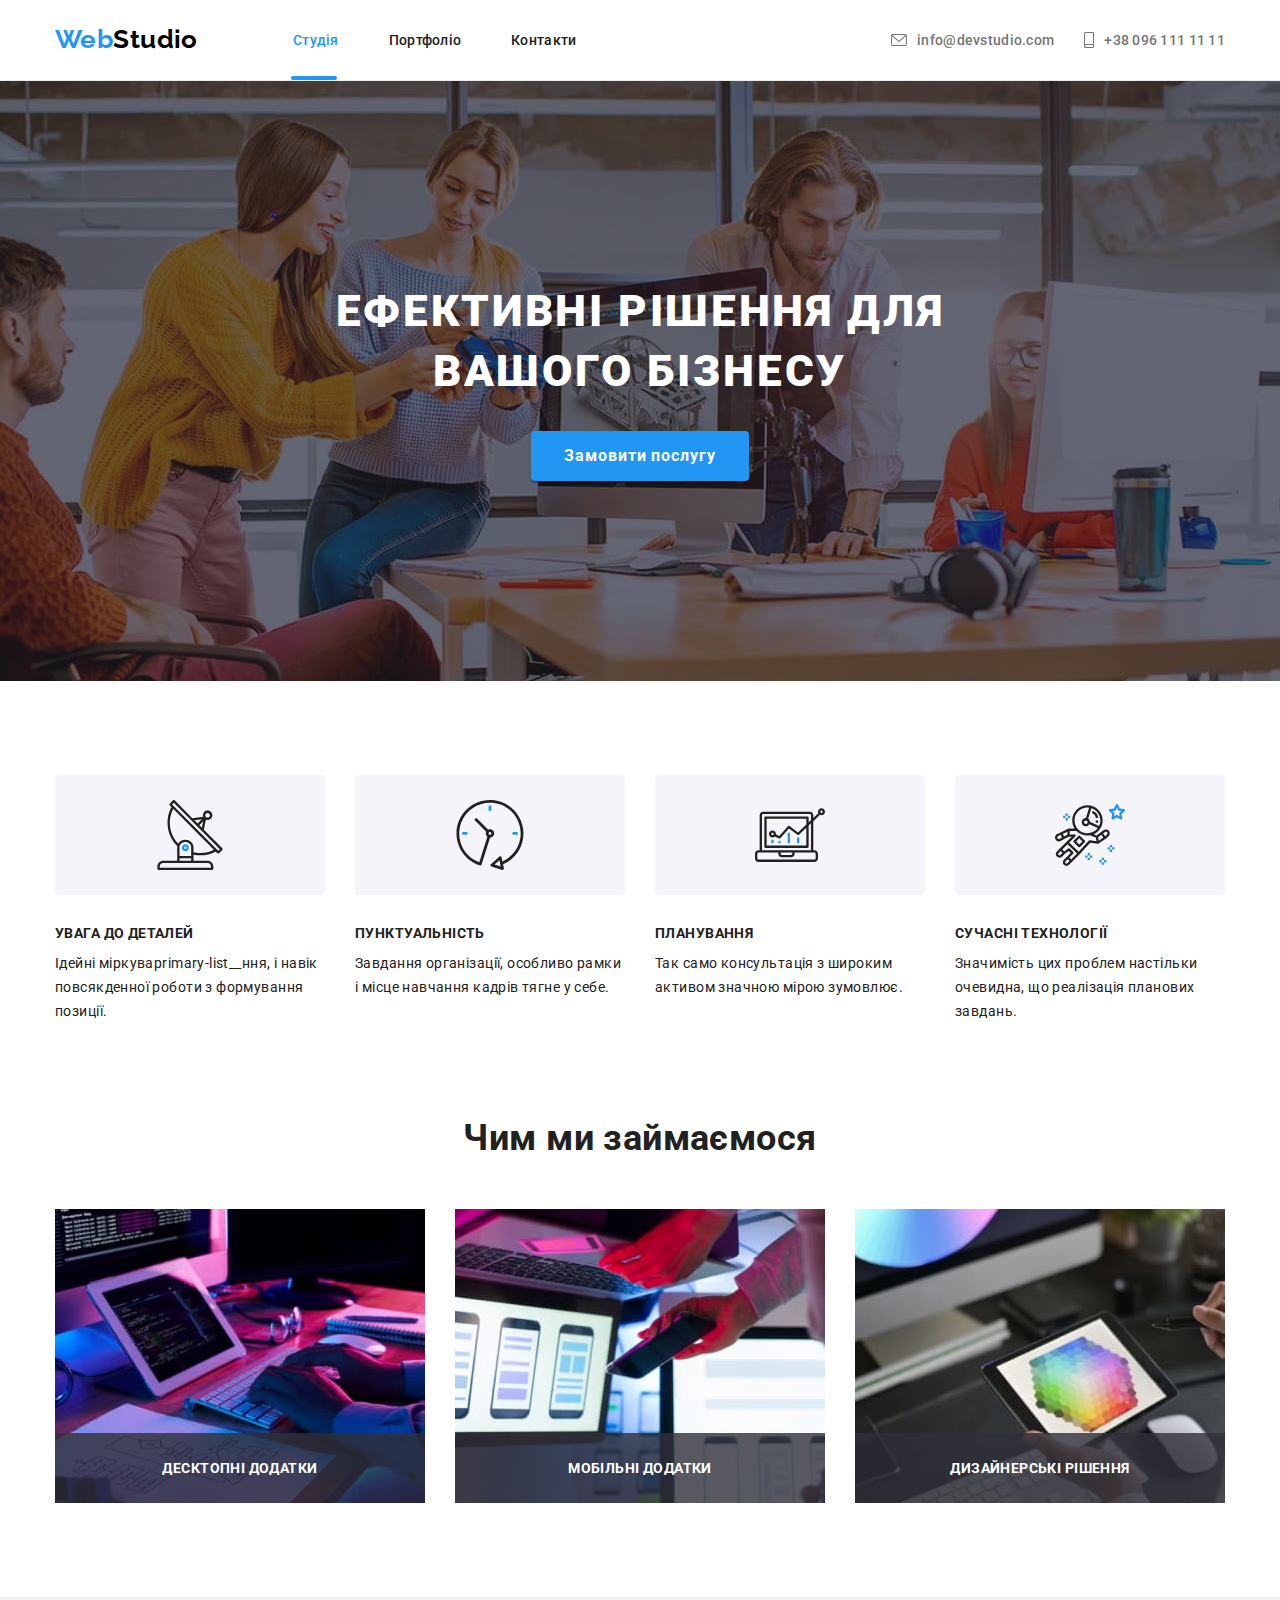
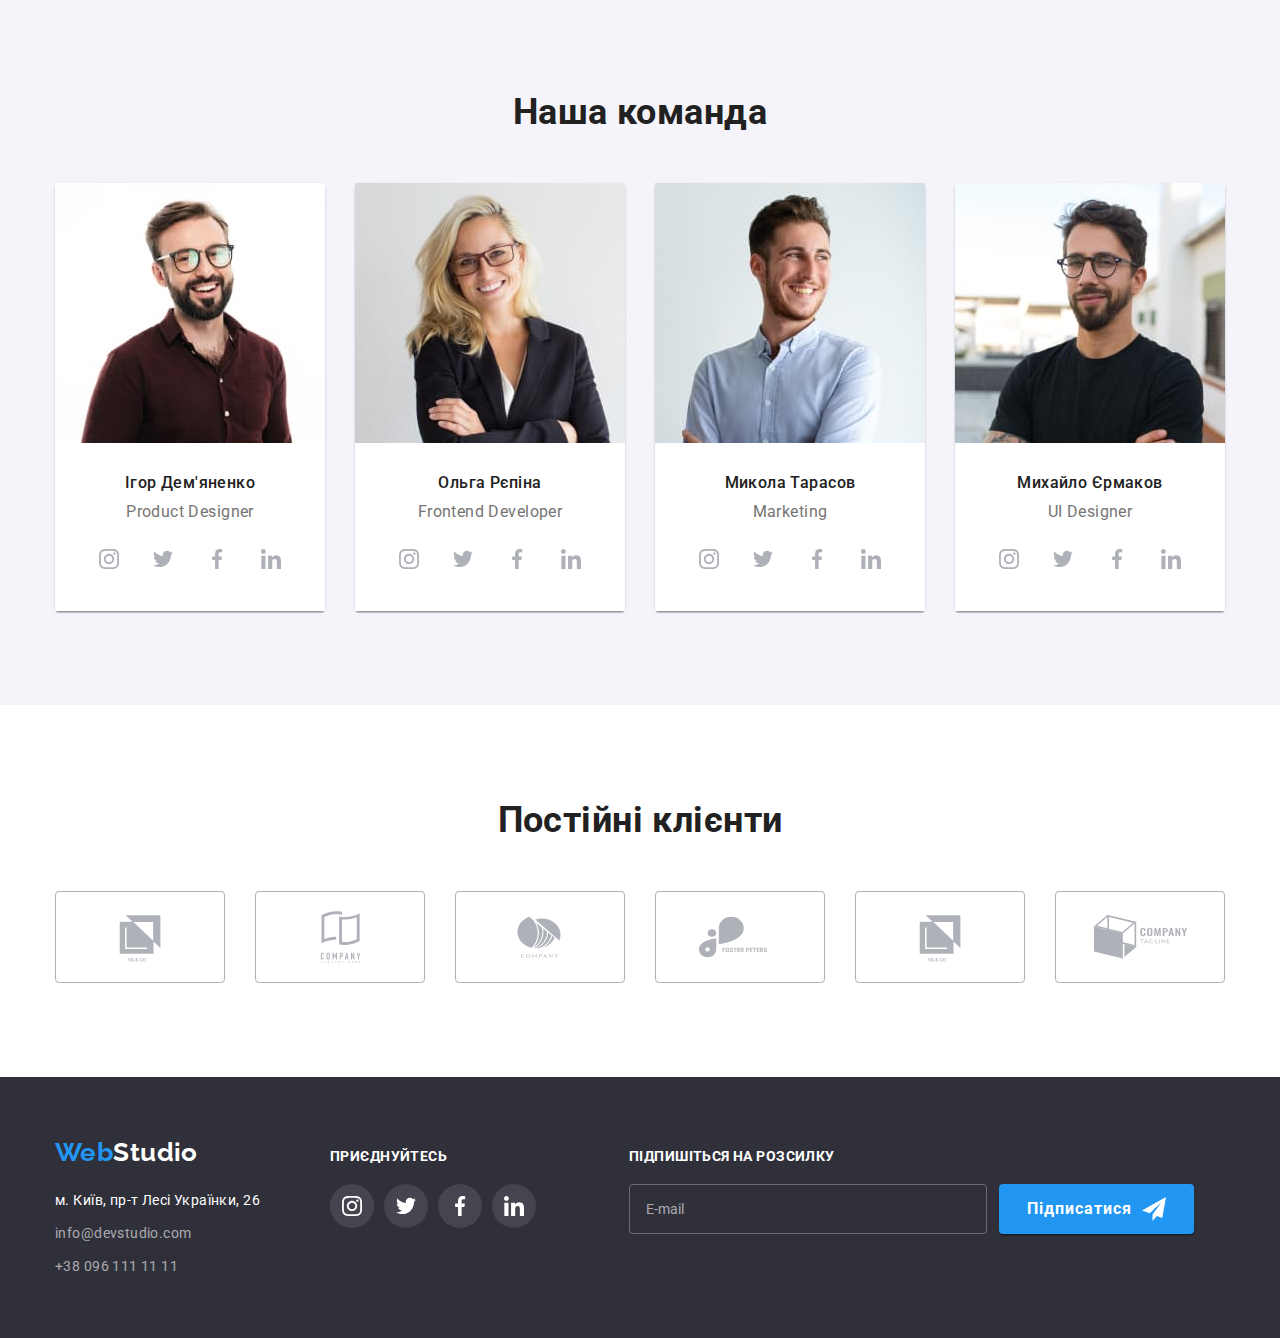
<file: index.html>
<!DOCTYPE html>
<html lang="uk">
  <head>
    <meta charset="UTF-8" />
    <meta http-equiv="X-UA-Compatible" content="IE=edge" />
    <meta name="viewport" content="width=device-width, initial-scale=1.0" />
    <title>WebStudio</title>
    <link rel="preconnect" href="https://fonts.googleapis.com" />
    <link rel="preconnect" href="https://fonts.gstatic.com" crossorigin />
    <link
      href="https://fonts.googleapis.com/css2?family=Raleway:wght@700&family=Roboto:wght@400;500;700;900&display=swap"
      rel="stylesheet"
    />
    <link
      rel="stylesheet"
      href="https://cdnjs.cloudflare.com/ajax/libs/modern-normalize/1.1.0/modern-normalize.min.css"
    />
    <link rel="stylesheet" href="./css/main.min.css" />
  </head>
  <body>
    <header class="header">
      <div class="container">
        <div class="header__container">
          <nav class="header__nav">
            <a href="./index.html" class="logo header__logo"
              >Web<span class="logo__dark">Studio</span></a
            >
            <ul class="header__menu">
              <li class="header__item">
                <a href="./index.html" class="header__link header__link--current">Студія</a>
              </li>
              <li class="header__item">
                <a href="./portfolio.html" class="header__link">Портфоліо</a>
              </li>
              <li class="header__item">
                <a href="#" class="header__link">Контакти</a>
              </li>
            </ul>
          </nav>
          <ul class="contacts">
            <li class="contacts__item">
              <a href="mailto:info@devstudio.com" class="contacts__mail">
                <svg class="contacts__icon" width="16" height="12">
                  <use href="./images/icons.svg#icon-envelope"></use>
                </svg>
                info@devstudio.com
              </a>
            </li>
            <li class="contacts__item">
              <a href="tel:+380961111111" class="contacts__phone">
                <svg class="contacts__icon" width="10px" height="16px">
                  <use href="./images/icons.svg#icon-smartphone"></use>
                </svg>
                +38 096 111 11 11
              </a>
            </li>
          </ul>
        </div>
      </div>
    </header>
    <main>
      <section class="hero hero--overlay section">
        <div class="container">
          <h1 class="hero__title">Ефективні рішення для вашого бізнесу</h1>
          <button type="button" class="main-button hero__main-button" data-modal-open>
            Замовити послугу
          </button>
        </div>
      </section>
      <section class="primary section">
        <div class="container primary-container">
          <h2 class="visually-hidden">Наші переваги</h2>
          <ul class="primary-list">
            <li class="primary-list__item">
              <div class="primary-list__icon-background">
                <svg width="70px" height="70px">
                  <use href="./images/icons.svg#icon-antenna"></use>
                </svg>
              </div>
              <h3 class="primary-list__title">Увага до деталей</h3>
              <p class="primary-list__description">
                Ідейні міркуваprimary-list__ння, і навік повсякденної роботи з формування позиції.
              </p>
            </li>
            <li class="primary-list__item">
              <div class="primary-list__icon-background">
                <svg width="70px" height="70px">
                  <use href="./images/icons.svg#icon-clock"></use>
                </svg>
              </div>
              <h3 class="primary-list__title">Пунктуальність</h3>
              <p class="primary-list__description">
                Завдання організації, особливо рамки і місце навчання кадрів тягне у себе.
              </p>
            </li>
            <li class="primary-list__item">
              <div class="primary-list__icon-background">
                <svg width="70px" height="70px">
                  <use href="./images/icons.svg#icon-diagram"></use>
                </svg>
              </div>
              <h3 class="primary-list__title">Планування</h3>
              <p class="primary-list__description">
                Так само консультація з широким активом значною мірою зумовлює.
              </p>
            </li>
            <li class="primary-list__item">
              <div class="primary-list__icon-background">
                <svg width="70px" height="70px">
                  <use href="./images/icons.svg#icon-astronaut"></use>
                </svg>
              </div>
              <h3 class="primary-list__title">Сучасні технології</h3>
              <p class="primary-list__description">
                Значимість цих проблем настільки очевидна, що реалізація планових завдань.
              </p>
            </li>
          </ul>
        </div>
      </section>
      <section class="main section">
        <div class="container main-container">
          <h2 class="main__title">Чим ми займаємося</h2>
          <ul class="main-cardset list">
            <li class="main-card">
              <img src="./images/box-1.jpg" alt="Робота з планшетом і клавіатурою" width="370" />
              <p class="main-card__text">Десктопні додатки</p>
            </li>
            <li class="main-card">
              <img src="./images/box-2.jpg" alt="Робота з телефоном і комп'ютером" width="370" />
              <p class="main-card__text">Мобільні додатки</p>
            </li>
            <li class="main-card">
              <img src="./images/box-3.jpg" alt="Робота з планшетом" width="370" />
              <p class="main-card__text">Дизайнерські рішення</p>
            </li>
          </ul>
        </div>
      </section>
      <section class="secondary section">
        <div class="container">
          <h2 class="secondary__title">Наша команда</h2>
          <ul class="list secondary-cardset">
            <li class="secondary-item">
              <img src="./images/1-team-player.jpg" alt="хлопець в окулярах" width="270" />
              <div class="secondary-item__box">
                <h3 class="secondary-item__title">Ігор Дем'яненко</h3>
                <p lang="en" class="secondary-item__description">Product Designer</p>
                <ul class="network list">
                  <li>
                    <a href="#" class="network__link">
                      <svg width="20px" height="20px">
                        <use href="./images/icons.svg#icon-instagram"></use>
                      </svg>
                    </a>
                  </li>
                  <li>
                    <a href="#" class="network__link">
                      <svg width="20px" height="20px">
                        <use href="./images/icons.svg#icon-twitter"></use>
                      </svg>
                    </a>
                  </li>
                  <li>
                    <a href="#" class="network__link">
                      <svg width="20px" height="20px">
                        <use href="./images/icons.svg#icon-facebook"></use>
                      </svg>
                    </a>
                  </li>
                  <li>
                    <a href="#" class="network__link">
                      <svg width="20px" height="20px">
                        <use href="./images/icons.svg#icon-linkedin"></use>
                      </svg>
                    </a>
                  </li>
                </ul>
              </div>
            </li>
            <li class="secondary-item">
              <img src="./images/2-team-player.jpg" alt="Дівчина з білим волоссям" width="270" />
              <div class="secondary-item__box">
                <h3 class="secondary-item__title">Ольга Рєпіна</h3>
                <p lang="en" class="secondary-item__description">Frontend Developer</p>
                <ul class="list network">
                  <li>
                    <a href="#" class="network__link">
                      <svg width="20px" height="20px">
                        <use href="./images/icons.svg#icon-instagram"></use>
                      </svg>
                    </a>
                  </li>
                  <li>
                    <a href="#" class="network__link">
                      <svg width="20px" height="20px">
                        <use href="./images/icons.svg#icon-twitter"></use>
                      </svg>
                    </a>
                  </li>
                  <li>
                    <a href="#" class="network__link">
                      <svg width="20px" height="20px">
                        <use href="./images/icons.svg#icon-facebook"></use>
                      </svg>
                    </a>
                  </li>
                  <li>
                    <a href="#" class="network__link">
                      <svg width="20px" height="20px">
                        <use href="./images/icons.svg#icon-linkedin"></use>
                      </svg>
                    </a>
                  </li>
                </ul>
              </div>
            </li>
            <li class="secondary-item">
              <img src="./images/3-team-player.jpg" alt="Хлопець в голубій рубашці" width="270" />
              <div class="secondary-item__box">
                <h3 class="secondary-item__title">Микола Тарасов</h3>
                <p class="secondary-item__description" lang="en">Marketing</p>
                <ul class="list network">
                  <li>
                    <a href="#" class="network__link">
                      <svg width="20px" height="20px">
                        <use href="./images/icons.svg#icon-instagram"></use>
                      </svg>
                    </a>
                  </li>
                  <li>
                    <a href="#" class="network__link">
                      <svg width="20px" height="20px">
                        <use href="./images/icons.svg#icon-twitter"></use>
                      </svg>
                    </a>
                  </li>
                  <li>
                    <a href="#" class="network__link">
                      <svg width="20px" height="20px">
                        <use href="./images/icons.svg#icon-facebook"></use>
                      </svg>
                    </a>
                  </li>
                  <li>
                    <a href="#" class="network__link">
                      <svg width="20px" height="20px">
                        <use href="./images/icons.svg#icon-linkedin"></use>
                      </svg>
                    </a>
                  </li>
                </ul>
              </div>
            </li>
            <li class="secondary-item">
              <img
                src="./images/4-team-player.jpg"
                alt="Хлопець в коричневій футболці"
                width="270"
              />
              <div class="secondary-item__box">
                <h3 class="secondary-item__title">Михайло Єрмаков</h3>
                <p lang="en" class="secondary-item__description">UI Designer</p>
                <ul class="list network">
                  <li>
                    <a href="#" class="network__link">
                      <svg width="20px" height="20px">
                        <use href="./images/icons.svg#icon-instagram"></use>
                      </svg>
                    </a>
                  </li>
                  <li>
                    <a href="#" class="network__link">
                      <svg width="20px" height="20px">
                        <use href="./images/icons.svg#icon-twitter"></use>
                      </svg>
                    </a>
                  </li>
                  <li>
                    <a href="#" class="network__link">
                      <svg width="20px" height="20px">
                        <use href="./images/icons.svg#icon-facebook"></use>
                      </svg>
                    </a>
                  </li>
                  <li>
                    <a href="#" class="network__link">
                      <svg width="20px" height="20px">
                        <use href="./images/icons.svg#icon-linkedin"></use>
                      </svg>
                    </a>
                  </li>
                </ul>
              </div>
            </li>
          </ul>
        </div>
      </section>
      <section class="clients section">
        <div class="container">
          <h2 class="clients__text">Постійні клієнти</h2>
          <ul class="list clients-list">
            <li>
              <a href="#" class="clients-list__link">
                <svg width="106px" height="60px">
                  <use href="./images/icons.svg#icon-logo"></use>
                </svg>
              </a>
            </li>
            <li>
              <a href="#" class="clients-list__link">
                <svg width="106px" height="60px">
                  <use href="./images/icons.svg#icon-logo-1"></use>
                </svg>
              </a>
            </li>
            <li>
              <a href="#" class="clients-list__link">
                <svg width="106px" height="60px">
                  <use href="./images/icons.svg#icon-logo-2"></use>
                </svg>
              </a>
            </li>
            <li>
              <a href="#" class="clients-list__link">
                <svg width="106px" height="60px">
                  <use href="./images/icons.svg#icon-logo-3"></use>
                </svg>
              </a>
            </li>
            <li>
              <a href="#" class="clients-list__link">
                <svg width="106px" height="60px">
                  <use href="./images/icons.svg#icon-logo-4"></use>
                </svg>
              </a>
            </li>
            <li>
              <a href="#" class="clients-list__link">
                <svg width="106" height="60">
                  <use href="./images/icons.svg#icon-Logo-5"></use>
                </svg>
              </a>
            </li>
          </ul>
        </div>
      </section>
    </main>
    <footer class="footer">
      <div class="container footer__container">
        <div class="footer-nav">
          <a href="./index.html" class="logo footer__logo"
            >Web<span class="logo__light">Studio</span></a
          >
          <address class="adress">
            <ul class="list">
              <li class="adress__item">
                <a
                  href="https://goo.gl/maps/sygjHCtaj6LVPZhWA"
                  target="_blank"
                  rel="noopener noreferrer nofollow"
                  class="adress__link"
                  >м. Київ, пр-т Лесі Українки, 26</a
                >
              </li>
              <li class="adress__mail">
                <a
                  href="mailto:info@devstudio.com"
                  target="_blank"
                  rel="noopener noreferrer nofollow"
                  class="adress__contacts-link"
                  >info@devstudio.com
                </a>
              </li>
              <li class="adress__phone">
                <a
                  href="tel:+380961111111"
                  target="_blank"
                  rel="noopener noreferrer nofollow"
                  class="adress__contacts-link"
                  >+38 096 111 11 11
                </a>
              </li>
            </ul>
          </address>
        </div>
        <div class="join">
          <p class="join__text">Приєднуйтесь</p>
          <ul class="list network">
            <li>
              <a href="#" class="network__link network__link--painted">
                <svg class="icon icon--white" width="20px" height="20px">
                  <use href="./images/icons.svg#icon-instagram"></use>
                </svg>
              </a>
            </li>
            <li>
              <a href="#" class="network__link network__link--painted">
                <svg class="icon icon--white" width="20px" height="20px">
                  <use href="./images/icons.svg#icon-twitter"></use>
                </svg>
              </a>
            </li>
            <li>
              <a href="#" class="network__link network__link--painted">
                <svg class="icon icon--white" width="20px" height="20px">
                  <use href="./images/icons.svg#icon-facebook"></use>
                </svg>
              </a>
            </li>
            <li>
              <a href="#" class="network__link network__link--painted">
                <svg class="icon icon--white" width="20px" height="20px">
                  <use href="./images/icons.svg#icon-linkedin"></use>
                </svg>
              </a>
            </li>
          </ul>
        </div>
        <form class="form-footer">
          <p class="form-footer__text">Підпишіться на розсилку</p>
          <div class="form-footer__field">
            <label class="form-footer__label visually-hidden" for="form-footer-follow">Email</label>
            <input
              class="form-footer__follow"
              type="email"
              id="form-footer-follow"
              name="email"
              placeholder="E-mail"
            />
            <button class="main-button form-footer__main-button" type="submit">
              Підписатися
              <svg class="button-form__icon" width="24px" height="24px">
                <use href="./images/icons.svg#icon-send"></use>
              </svg>
            </button>
          </div>
        </form>
      </div>
    </footer>
    <div class="backdrop is-hidden" data-modal>
      <div class="backdrop__modal">
        <form class="form">
          <p class="form__description">Залиште свої дані, ми вам передзвонимо</p>
          <button class="button-close-modal" data-modal-close>
            <svg width="18" height="18">
              <use href="./images/icons.svg#icon-close-modal "></use>
            </svg>
          </button>
          <div class="form__field">
            <label class="form__label" for="person-name">Ім'я</label>
            <div class="form__control">
              <input class="form__input" id="person-name" type="text" name="person-name" />
              <svg class="form__icon" width="18" height="18">
                <use href="./images/icons.svg#icon-person-modal"></use>
              </svg>
            </div>
          </div>
          <div class="form__field">
            <label class="form__label" for="person-tel">Телефон</label>
            <div class="form__control">
              <input class="form__input" id="person-tel" type="tel" name="person-tel" />
              <svg class="form__icon" width="18" height="18">
                <use href="./images/icons.svg#icon-phone-modal"></use>
              </svg>
            </div>
          </div>
          <div class="form__field">
            <label class="form__label" for="person-mail">Пошта</label>
            <div class="form__control">
              <input class="form__input" id="person-mail" type="email" name="person-mail" />
              <svg class="form__icon" width="18" height="18">
                <use href="./images/icons.svg#icon-email-modal"></use>
              </svg>
            </div>
          </div>
          <div class="form__textarea-field">
            <label class="form__label" for="person-comment">Коментар</label>
            <textarea
              class="form__textarea"
              id="person-comment"
              placeholder="Введіть текст"
              name="person-comment"
            ></textarea>
          </div>
          <div class="form__checkbox">
            <input
              class="form__checkbox-input visually-hidden"
              id="terms-checkbox"
              type="checkbox"
              name="terms-checkbox"
            />
            <svg class="form__icon-checkbox" width="16" height="15">
              <use href="./images/icons.svg#icon-check-modal"></use>
            </svg>
            <label class="form__label-checkbox" for="terms-checkbox"
              >Погоджуюся з розсилкою та приймаю
              <a class="form__checkbox-link" href="#"> Умови договору</a>
            </label>
          </div>
          <button type="submit" class="main-button form__main-button">Відправити</button>
        </form>
      </div>
    </div>
    <script src="./js/modal.js"></script>
  </body>
</html>
</file>
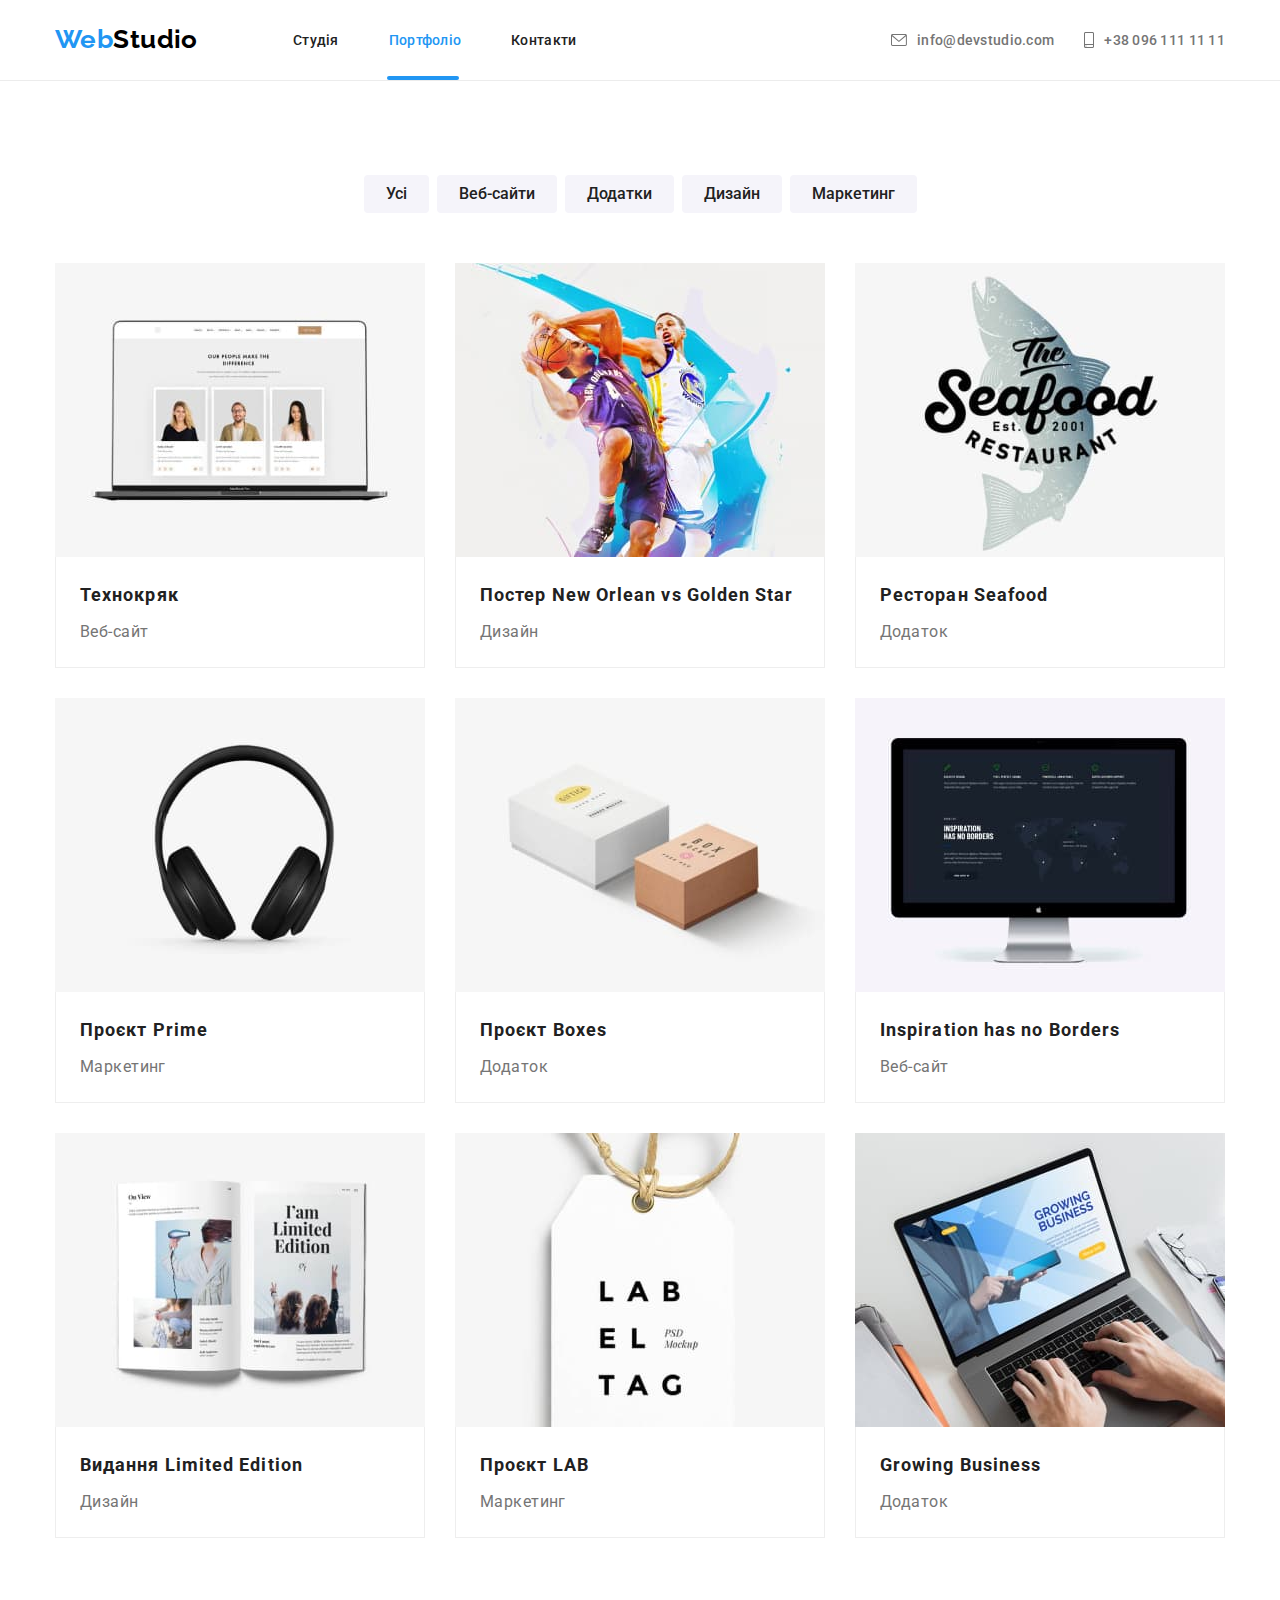
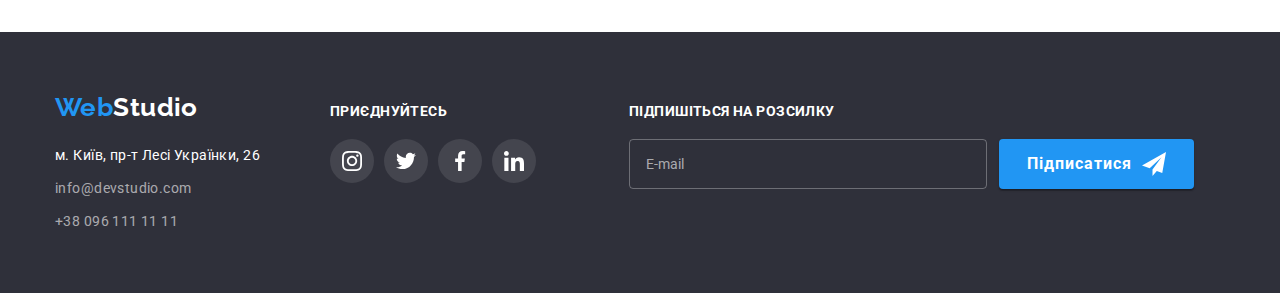
<file: portfolio.html>
<!DOCTYPE html>
<html lang="uk">
  <head>
    <meta charset="UTF-8" />
    <meta http-equiv="X-UA-Compatible" content="IE=edge" />
    <meta name="viewport" content="width=device-width, initial-scale=1.0" />
    <title>WebStudio</title>
    <link rel="preconnect" href="https://fonts.googleapis.com" />
    <link rel="preconnect" href="https://fonts.gstatic.com" crossorigin />
    <link
      href="https://fonts.googleapis.com/css2?family=Raleway:wght@700&family=Roboto:wght@400;500;700;900&display=swap"
      rel="stylesheet"
    />
    <link
      rel="stylesheet"
      href="https://cdnjs.cloudflare.com/ajax/libs/modern-normalize/1.1.0/modern-normalize.min.css"
    />
    <link rel="stylesheet" href="./css/main.min.css" />
  </head>
  <body>
    <header class="header">
      <div class="container">
        <div class="header__container">
          <nav class="header__nav">
            <a href="./index.html" class="logo header__logo"
              >Web<span class="logo__dark">Studio</span></a
            >
            <ul class="header__menu">
              <li class="header__item">
                <a href="./index.html" class="header__link">Студія</a>
              </li>
              <li class="header__item">
                <a href="./portfolio.html" class="header__link header__link--current">Портфоліо</a>
              </li>
              <li class="header__item">
                <a href="#" class="header__link">Контакти</a>
              </li>
            </ul>
          </nav>
          <ul class="contacts">
            <li class="contacts__item">
              <a href="mailto:info@devstudio.com" class="contacts__mail">
                <svg class="contacts__icon" width="16" height="12">
                  <use href="./images/icons.svg#icon-envelope"></use>
                </svg>
                info@devstudio.com
              </a>
            </li>
            <li class="contacts__item">
              <a href="tel:+380961111111" class="contacts__phone">
                <svg class="contacts__icon" width="10px" height="16px">
                  <use href="./images/icons.svg#icon-smartphone"></use>
                </svg>
                +38 096 111 11 11
              </a>
            </li>
          </ul>
        </div>
      </div>
    </header>
    <main>
      <section class="section main-portfolio">
        <div class="container">
          <h1 lang="en" class="main-portfolio__title visually-hidden">
            Основні напрямки діяльності компанії WebStudio
          </h1>
          <ul class="secondary-buttons list">
            <li class="secondary-button__item">
              <button type="button" class="secondary-button">Усі</button>
            </li>
            <li class="secondary-button__item">
              <button type="button" class="secondary-button">Веб-сайти</button>
            </li>
            <li class="secondary-button__item">
              <button type="button" class="secondary-button">Додатки</button>
            </li>
            <li class="secondary-button__item">
              <button type="button" class="secondary-button">Дизайн</button>
            </li>
            <li class="secondary-button__item">
              <button type="button" class="secondary-button">Маркетинг</button>
            </li>
          </ul>
          <ul class="list list-portfolio">
            <li class="list-prtfolio__item">
              <a
                href="#"
                target="_blank"
                rel="noopener noreferrer nofollow"
                class="list-portfolio__link"
              >
                <div class="thumb-card">
                  <img
                    src="./images/portfolio-1-laptop-whith-open-site.jpg"
                    alt="Сайт відкритий на ноутбуці"
                    width="370"
                  />
                  <p class="thumb-card__overlay">
                    Ресурс пропонує комплексні пропозиції з різним рівнем функціоналу та сервісів.
                    Все це дозволить відвідувачу отримати вичерпні відомості про компанію чи
                    приватну особу.
                  </p>
                </div>
                <div class="thumb-card__part">
                  <h2 class="thumb-card__title">Технокряк</h2>
                  <p class="thumb-card__description">Веб-сайт</p>
                </div>
              </a>
            </li>
            <li class="list-prtfolio__item">
              <a
                href="#"
                target="_blank"
                rel="noopener noreferrer nofollow"
                class="list-portfolio__link"
              >
                <div class="thumb-card">
                  <img
                    src="./images/portfolio-2-basketball-players.jpg"
                    alt="Два баскетболісти"
                    width="370"
                  />
                  <p class="thumb-card__overlay">
                    Ресурс пропонує комплексні пропозиції з різним рівнем функціоналу та сервісів.
                    Все це дозволить відвідувачу отримати вичерпні відомості про компанію чи
                    приватну особу.
                  </p>
                </div>
                <div class="thumb-card__part">
                  <h2 lang="en" class="thumb-card__title">Постер New Orlean vs Golden Star</h2>
                  <p class="thumb-card__description">Дизайн</p>
                </div>
              </a>
            </li>
            <li class="list-prtfolio__item">
              <a
                href="#"
                target="_blank"
                rel="noopener noreferrer nofollow"
                class="list-portfolio__link"
              >
                <div class="thumb-card">
                  <img src="./images/portfolio-3-logo-seafood.jpg" alt="Сіра риба" width="370" />
                  <p class="thumb-card__overlay">
                    Ресурс пропонує комплексні пропозиції з різним рівнем функціоналу та сервісів.
                    Все це дозволить відвідувачу отримати вичерпні відомості про компанію чи
                    приватну особу.
                  </p>
                </div>
                <div class="thumb-card__part">
                  <h2 lang="en" class="thumb-card__title">Ресторан Seafood</h2>
                  <p class="thumb-card__description">Додаток</p>
                </div>
              </a>
            </li>
            <li class="list-prtfolio__item">
              <a
                href="#"
                target="_blank"
                rel="noopener noreferrer nofollow"
                class="list-portfolio__link"
              >
                <div class="thumb-card">
                  <img
                    src="./images/portfolio-4-headphone.jpg"
                    alt="Великі чорні навушники"
                    width="370"
                  />
                  <p class="thumb-card__overlay">
                    Ресурс пропонує комплексні пропозиції з різним рівнем функціоналу та сервісів.
                    Все це дозволить відвідувачу отримати вичерпні відомості про компанію чи
                    приватну особу.
                  </p>
                </div>
                <div class="thumb-card__part">
                  <h2 lang="en" class="thumb-card__title">Проєкт Prime</h2>
                  <p class="thumb-card__description">Маркетинг</p>
                </div>
              </a>
            </li>
            <li class="list-prtfolio__item">
              <a
                href="#"
                target="_blank"
                rel="noopener noreferrer nofollow"
                class="list-portfolio__link"
              >
                <div class="thumb-card">
                  <img
                    src="./images/portfolio-5-two-boxes.jpg"
                    alt="Дві коробки, біла і сіра"
                    width="370"
                  />
                  <p class="thumb-card__overlay">
                    Ресурс пропонує комплексні пропозиції з різним рівнем функціоналу та сервісів.
                    Все це дозволить відвідувачу отримати вичерпні відомості про компанію чи
                    приватну особу.
                  </p>
                </div>
                <div class="thumb-card__part">
                  <h2 lang="en" class="thumb-card__title">Проєкт Boxes</h2>
                  <p class="thumb-card__description">Додаток</p>
                </div>
              </a>
            </li>
            <li class="list-prtfolio__item">
              <a
                href="#"
                target="_blank"
                rel="noopener noreferrer nofollow"
                class="list-portfolio__link"
              >
                <div class="thumb-card">
                  <img
                    src="./images/portfolio-6-monitor.jpg"
                    alt="Великий робочий монітор"
                    width="370"
                  />
                  <p class="thumb-card__overlay">
                    Ресурс пропонує комплексні пропозиції з різним рівнем функціоналу та сервісів.
                    Все це дозволить відвідувачу отримати вичерпні відомості про компанію чи
                    приватну особу.
                  </p>
                </div>
                <div class="thumb-card__part">
                  <h2 lang="en" class="thumb-card__title">Inspiration has no Borders</h2>
                  <p class="thumb-card__description">Веб-сайт</p>
                </div>
              </a>
            </li>
            <li class="list-prtfolio__item">
              <a
                href="#"
                target="_blank"
                rel="noopener noreferrer nofollow"
                class="list-portfolio__link"
              >
                <div class="thumb-card">
                  <img
                    src="./images/portfolio-7-opened-book.jpg"
                    alt="Відкрита книга"
                    width="370"
                  />
                  <p class="thumb-card__overlay">
                    Ресурс пропонує комплексні пропозиції з різним рівнем функціоналу та сервісів.
                    Все це дозволить відвідувачу отримати вичерпні відомості про компанію чи
                    приватну особу.
                  </p>
                </div>
                <div class="thumb-card__part">
                  <h2 lang="en" class="thumb-card__title">Видання Limited Edition</h2>
                  <p class="thumb-card__description">Дизайн</p>
                </div>
              </a>
            </li>
            <li class="list-prtfolio__item">
              <a
                href="#"
                target="_blank"
                rel="noopener noreferrer nofollow"
                class="list-portfolio__link"
              >
                <div class="thumb-card">
                  <img
                    src="./images/portfolio-8-card-symbols.jpg"
                    alt="Картка з мотузкою і символами"
                    width="370"
                  />
                  <p class="thumb-card__overlay">
                    Ресурс пропонує комплексні пропозиції з різним рівнем функціоналу та сервісів.
                    Все це дозволить відвідувачу отримати вичерпні відомості про компанію чи
                    приватну особу.
                  </p>
                </div>
                <div class="thumb-card__part">
                  <h2 lang="en" class="thumb-card__title">Проєкт LAB</h2>
                  <p class="thumb-card__description">Маркетинг</p>
                </div>
              </a>
            </li>
            <li class="list-prtfolio__item">
              <a
                href="#"
                target="_blank"
                rel="noopener noreferrer nofollow"
                class="list-portfolio__link"
              >
                <div class="thumb-card">
                  <img
                    src="./images/portfolio-9-work-whith-laptop.jpg"
                    alt="Робота за ноутбуком"
                    width="370"
                  />
                  <p class="thumb-card__overlay">
                    Ресурс пропонує комплексні пропозиції з різним рівнем функціоналу та сервісів.
                    Все це дозволить відвідувачу отримати вичерпні відомості про компанію чи
                    приватну особу.
                  </p>
                </div>
                <div class="thumb-card__part">
                  <h2 lang="en" class="thumb-card__title">Growing Business</h2>
                  <p class="thumb-card__description">Додаток</p>
                </div>
              </a>
            </li>
          </ul>
        </div>
      </section>
    </main>
    <footer class="footer">
      <div class="container footer__container">
        <div class="footer-nav">
          <a href="./index.html" class="logo footer__logo"
            >Web<span class="logo__light">Studio</span></a
          >
          <address class="adress">
            <ul class="list">
              <li class="adress__item">
                <a
                  href="https://goo.gl/maps/sygjHCtaj6LVPZhWA"
                  target="_blank"
                  rel="noopener noreferrer nofollow"
                  class="adress__link"
                  >м. Київ, пр-т Лесі Українки, 26</a
                >
              </li>
              <li class="adress__mail">
                <a
                  href="mailto:info@devstudio.com"
                  target="_blank"
                  rel="noopener noreferrer nofollow"
                  class="adress__contacts-link"
                  >info@devstudio.com
                </a>
              </li>
              <li class="adress__phone">
                <a
                  href="tel:+380961111111"
                  target="_blank"
                  rel="noopener noreferrer nofollow"
                  class="adress__contacts-link"
                  >+38 096 111 11 11
                </a>
              </li>
            </ul>
          </address>
        </div>
        <div class="join">
          <p class="join__text">Приєднуйтесь</p>
          <ul class="list network">
            <li>
              <a href="#" class="network__link network__link--painted">
                <svg class="icon icon--white" width="20px" height="20px">
                  <use href="./images/icons.svg#icon-instagram"></use>
                </svg>
              </a>
            </li>
            <li>
              <a href="#" class="network__link network__link--painted">
                <svg class="icon icon--white" width="20px" height="20px">
                  <use href="./images/icons.svg#icon-twitter"></use>
                </svg>
              </a>
            </li>
            <li>
              <a href="#" class="network__link network__link--painted">
                <svg class="icon icon--white" width="20px" height="20px">
                  <use href="./images/icons.svg#icon-facebook"></use>
                </svg>
              </a>
            </li>
            <li>
              <a href="#" class="network__link network__link--painted">
                <svg class="icon icon--white" width="20px" height="20px">
                  <use href="./images/icons.svg#icon-linkedin"></use>
                </svg>
              </a>
            </li>
          </ul>
        </div>
        <form class="form-footer">
          <p class="form-footer__text">Підпишіться на розсилку</p>
          <div class="form-footer__field">
            <label class="form-footer__label visually-hidden" for="form-footer-follow">Email</label>
            <input
              class="form-footer__follow"
              type="email"
              id="form-footer-follow"
              name="email"
              placeholder="E-mail"
            />
            <button class="main-button form-footer__main-button" type="submit">
              Підписатися
              <svg class="button-form__icon" width="24px" height="24px">
                <use href="./images/icons.svg#icon-send"></use>
              </svg>
            </button>
          </div>
        </form>
      </div>
    </footer>
  </body>
</html>
</file>
<file: css/main.min.css>
.visually-hidden {
  position: absolute;
  white-space: nowrap;
  width: 1px;
  height: 1px;
  overflow: hidden;
  border: 0;
  padding: 0;
  clip: rect(0 0 0 0);
  -webkit-clip-path: inset(50%);
  clip-path: inset(50%);
  margin: -1px;
}
body {
  color: #212121;
  background-color: #fff;
  font-family: 'Roboto', sans-serif;
  font-size: 14px;
  line-height: 1.1428571429;
  letter-spacing: 0.03em;
}
h1,
h2,
h3,
h4,
h5,
h6,
p,
ul {
  margin: 0;
  padding: 0;
}
img {
  display: block;
  max-width: 100%;
  height: auto;
}
.list {
  list-style: none;
  margin: 0;
  padding: 0;
}
.section {
  padding: 94px 0;
}
.container {
  width: 100%;
  max-width: 1200px;
  margin: 0 auto;
  padding: 0 15px;
}
label {
  display: -webkit-box;
  display: -ms-flexbox;
  display: flex;
  -webkit-box-align: center;
  -ms-flex-align: center;
  align-items: center;
  margin: 0;
  padding: 0;
}
.header {
  background-color: #fff;
  border-bottom: 1px solid #ececec;
}
.header__container {
  display: -webkit-box;
  display: -ms-flexbox;
  display: flex;
  -webkit-box-align: center;
  -ms-flex-align: center;
  align-items: center;
}
.header__nav {
  display: -webkit-box;
  display: -ms-flexbox;
  display: flex;
  -webkit-box-align: center;
  -ms-flex-align: center;
  align-items: center;
  background-color: #fff;
}
.header__link {
  display: block;
  padding-top: 32px;
  padding-bottom: 32px;
  color: #212121;
  font-weight: 500;
  letter-spacing: 0.02em;
  text-decoration: none;
  text-decoration: none;
  -webkit-transition: color 250ms cubic-bezier(0.4, 0, 0.2, 1);
  transition: color 250ms cubic-bezier(0.4, 0, 0.2, 1);
}
.header__link:hover,
.header__link:focus {
  color: #2196f3;
}
.header__link--current {
  color: #2196f3;
  position: relative;
}
.header__link--current::after {
  display: block;
  content: '';
  width: 100%;
  height: 4px;
  background-color: #2196f3;
  border-radius: 2px;
  position: absolute;
  top: 76px;
  left: -2px;
  -webkit-transition: opacity 250ms cubic-bezier(0.4, 0, 0.2, 1);
  transition: opacity 250ms cubic-bezier(0.4, 0, 0.2, 1);
}
.header__menu {
  display: -webkit-box;
  display: -ms-flexbox;
  display: flex;
  -ms-flex-negative: 0;
  flex-shrink: 0;
  list-style: none;
  margin: 0;
  padding: 0;
  margin-left: auto;
}
.header__item:not(:last-child) {
  margin-right: 50px;
}
.contacts__mail {
  display: -webkit-box;
  display: -ms-flexbox;
  display: flex;
  -webkit-box-align: center;
  -ms-flex-align: center;
  align-items: center;
  padding-bottom: 32px;
  padding-top: 32px;
  margin-right: 30px;
  fill: #757575;
  color: #757575;
  font-weight: 500;
  letter-spacing: 0.02em;
  text-decoration: none;
  -webkit-transition: color 250ms cubic-bezier(0.4, 0, 0.2, 1),
    fill 250ms cubic-bezier(0.4, 0, 0.2, 1);
  transition: color 250ms cubic-bezier(0.4, 0, 0.2, 1), fill 250ms cubic-bezier(0.4, 0, 0.2, 1);
}
.contacts__mail:hover,
.contacts__mail:focus {
  color: #2196f3;
  fill: #2196f3;
}
.contacts__item {
  display: -webkit-box;
  display: -ms-flexbox;
  display: flex;
  -webkit-box-align: center;
  -ms-flex-align: center;
  align-items: center;
  -webkit-box-pack: center;
  -ms-flex-pack: center;
  justify-content: center;
}
.contacts__icon {
  margin-right: 10px;
}
.contacts {
  display: -webkit-box;
  display: -ms-flexbox;
  display: flex;
  -ms-flex-negative: 0;
  flex-shrink: 0;
  list-style: none;
  margin: 0;
  padding: 0;
  margin-left: auto;
}
.contacts__phone {
  display: -webkit-box;
  display: -ms-flexbox;
  display: flex;
  text-align: center;
  padding-top: 32px;
  padding-bottom: 32px;
  fill: #757575;
  color: #757575;
  font-weight: 500;
  letter-spacing: 0.02em;
  text-decoration: none;
  text-decoration: none;
  -webkit-transition: color 250ms cubic-bezier(0.4, 0, 0.2, 1),
    fill 250ms cubic-bezier(0.4, 0, 0.2, 1);
  transition: color 250ms cubic-bezier(0.4, 0, 0.2, 1), fill 250ms cubic-bezier(0.4, 0, 0.2, 1);
}
.contacts__phone:hover,
.contacts__phone:focus {
  color: #2196f3;
  fill: #2196f3;
}
.logo {
  display: block;
  width: 145px;
  color: #2196f3;
  font-family: 'Raleway', sans-serif;
  font-weight: 700;
  font-size: 26px;
  line-height: 1.1923076923;
  text-decoration: none;
  -webkit-transition: color 250ms cubic-bezier(0.4, 0, 0.2, 1);
  transition: color 250ms cubic-bezier(0.4, 0, 0.2, 1);
}
.logo:hover .logo__dark {
  color: #2196f3;
}
.logo__dark {
  color: #000;
  -webkit-transition: color 250ms cubic-bezier(0.4, 0, 0.2, 1);
  transition: color 250ms cubic-bezier(0.4, 0, 0.2, 1);
}
.logo:hover .logo__dark,
.logo:focus .logo__dark {
  color: #2196f3;
}
.header__logo {
  display: block;
  margin-right: 93px;
  padding-top: 24px;
  padding-bottom: 25px;
}
.hero {
  text-align: center;
  padding-top: 200px;
  padding-bottom: 200px;
  background-color: #2f303a;
}
.hero--overlay {
  height: 600px;
  max-width: 1600px;
  margin-left: auto;
  margin-right: auto;
  background-image: -webkit-gradient(
      linear,
      left top,
      left bottom,
      from(rgba(47, 48, 58, 0.4)),
      to(rgba(47, 48, 58, 0.4))
    ),
    url(../images/background-image-hero.jpg);
  background-image: linear-gradient(rgba(47, 48, 58, 0.4), rgba(47, 48, 58, 0.4)),
    url(../images/background-image-hero.jpg);
  background-repeat: no-repeat;
  background-position: center;
  background-size: cover;
}
.hero__title {
  margin: 0 auto 30px;
  max-width: 696px;
  color: #fff;
  font-weight: 900;
  font-size: 44px;
  line-height: 1.3636363636;
  letter-spacing: 0.06em;
  text-transform: uppercase;
}
.hero__main-button {
  min-width: 218px;
  padding: 10px 32px;
}
.main-button {
  max-width: 200px;
  border: 0;
  border-radius: 4px;
  margin: 0 auto;
  color: #fff;
  background-color: #2196f3;
  font-family: inherit;
  font-weight: 700;
  font-size: 16px;
  line-height: 1.875;
  letter-spacing: 0.06em;
  display: -webkit-box;
  display: -ms-flexbox;
  display: flex;
  -webkit-box-align: center;
  -ms-flex-align: center;
  align-items: center;
  -webkit-box-pack: center;
  -ms-flex-pack: center;
  justify-content: center;
  text-align: center;
  cursor: pointer;
  -webkit-box-shadow: 0px 1px 3px rgba(0, 0, 0, 0.12), 0px 1px 1px rgba(0, 0, 0, 0.14),
    0px 2px 1px rgba(0, 0, 0, 0.2);
  box-shadow: 0px 1px 3px rgba(0, 0, 0, 0.12), 0px 1px 1px rgba(0, 0, 0, 0.14),
    0px 2px 1px rgba(0, 0, 0, 0.2);
  -webkit-transition: color 250ms cubic-bezier(0.4, 0, 0.2, 1),
    background-color 250ms cubic-bezier(0.4, 0, 0.2, 1);
  transition: color 250ms cubic-bezier(0.4, 0, 0.2, 1),
    background-color 250ms cubic-bezier(0.4, 0, 0.2, 1);
}
.main-button:hover,
.main-button:focus {
  color: #fff;
  background-color: #188ce8;
}
.primary {
  background-color: var(--hero-color);
}
.primary-container {
  display: -webkit-box;
  display: -ms-flexbox;
  display: flex;
}
.primary-list {
  display: -webkit-box;
  display: -ms-flexbox;
  display: flex;
  -ms-flex-wrap: wrap;
  flex-wrap: wrap;
  margin-top: -30px;
  margin-left: -30px;
  list-style: none;
}
.primary-list__item {
  display: -webkit-box;
  display: -ms-flexbox;
  display: flex;
  -webkit-box-orient: vertical;
  -webkit-box-direction: normal;
  -ms-flex-direction: column;
  flex-direction: column;
  width: 270px;
  margin-top: 30px;
  margin-left: 30px;
  -ms-flex-preferred-size: calc(25% - 30px);
  flex-basis: calc(25% - 30px);
}
.primary-list__icon-background {
  height: 120px;
  max-width: 100%;
  padding: 25px 100px;
  margin-bottom: 30px;
  background-color: #f5f4fa;
  border-radius: 4px;
}
.primary-list__title {
  margin-bottom: 10px;
  text-transform: uppercase;
  font-size: 14px;
}
.primary-list__description {
  color: var(--secondary-color);
  line-height: 1.7142857143;
}
.main {
  background-color: #fff;
  padding-top: 0;
}
.main__title {
  text-align: center;
  margin-bottom: 50px;
  font-size: 36px;
  line-height: 1.1666666667;
}
.main-container {
  display: -webkit-box;
  display: -ms-flexbox;
  display: flex;
  -webkit-box-orient: vertical;
  -webkit-box-direction: normal;
  -ms-flex-direction: column;
  flex-direction: column;
  -webkit-box-pack: start;
  -ms-flex-pack: start;
  justify-content: flex-start;
}
.main-cardset {
  display: -webkit-box;
  display: -ms-flexbox;
  display: flex;
  -webkit-box-orient: horizontal;
  -webkit-box-direction: normal;
  -ms-flex-direction: row;
  flex-direction: row;
  -webkit-box-pack: start;
  -ms-flex-pack: start;
  justify-content: flex-start;
  margin-top: -30px;
  margin-left: -30px;
}
.main-card {
  display: -webkit-box;
  display: -ms-flexbox;
  display: flex;
  margin-top: 30px;
  margin-left: 30px;
  -ms-flex-preferred-size: calc(33.3333333333% - 30px);
  flex-basis: calc(33.3333333333% - 30px);
  position: relative;
}
.main-card__text {
  display: -webkit-box;
  display: -ms-flexbox;
  display: flex;
  -webkit-box-align: center;
  -ms-flex-align: center;
  align-items: center;
  -webkit-box-pack: center;
  -ms-flex-pack: center;
  justify-content: center;
  position: absolute;
  bottom: 0px;
  left: 0px;
  width: 100%;
  height: 70px;
  color: #fff;
  background-color: rgba(47, 48, 58, 0.8);
  font-weight: 700;
  line-height: 1.1428571429;
  letter-spacing: 0.03em;
  text-transform: uppercase;
}
.secondary {
  background-color: #f5f4fa;
}
.secondary__title {
  margin: 0 auto 50px;
  text-align: center;
  font-size: 36px;
  line-height: 1.1666666667;
}
.secondary-cardset {
  display: -webkit-box;
  display: -ms-flexbox;
  display: flex;
  -ms-flex-wrap: wrap;
  flex-wrap: wrap;
  margin-top: -30px;
  margin-left: -30px;
}
.secondary-item {
  display: -webkit-box;
  display: -ms-flexbox;
  display: flex;
  -webkit-box-orient: vertical;
  -webkit-box-direction: normal;
  -ms-flex-direction: column;
  flex-direction: column;
  max-width: 270px;
  margin-top: 30px;
  margin-left: 30px;
  -ms-flex-preferred-size: calc(25% - 30px);
  flex-basis: calc(25% - 30px);
  -webkit-box-shadow: 0px 1px 3px rgba(0, 0, 0, 0.12), 0px 1px 1px rgba(0, 0, 0, 0.14),
    0px 2px 1px rgba(0, 0, 0, 0.2);
  box-shadow: 0px 1px 3px rgba(0, 0, 0, 0.12), 0px 1px 1px rgba(0, 0, 0, 0.14),
    0px 2px 1px rgba(0, 0, 0, 0.2);
  border-radius: 4px;
}
.secondary-item__box {
  display: -webkit-box;
  display: -ms-flexbox;
  display: flex;
  -webkit-box-orient: vertical;
  -webkit-box-direction: normal;
  -ms-flex-direction: column;
  flex-direction: column;
  -webkit-box-align: center;
  -ms-flex-align: center;
  align-items: center;
  padding: 30px;
  background-color: #fff;
}
.secondary-item__title {
  margin-bottom: 10px;
  font-weight: 500;
  font-size: 16px;
  line-height: 1.1875;
}
.secondary-item__description {
  color: #757575;
  font-size: 16px;
  line-height: 1.1875;
  margin-bottom: 16px;
}
.clients-list {
  display: -webkit-box;
  display: -ms-flexbox;
  display: flex;
  -webkit-box-pack: justify;
  -ms-flex-pack: justify;
  justify-content: space-between;
}
.clients__text {
  font-size: 36px;
  line-height: 1.1666666667;
  text-align: center;
  color: #212121;
  margin-bottom: 50px;
}
.clients-list__link {
  display: block;
  fill: #afb1b8;
  height: 92px;
  width: 170px;
  padding: 16px 32px;
  border: 1px solid #afb1b8;
  border-radius: 4px;
  -webkit-transition: fill 250ms cubic-bezier(0.4, 0, 0.2, 1),
    border-color 250ms cubic-bezier(0.4, 0, 0.2, 1);
  transition: fill 250ms cubic-bezier(0.4, 0, 0.2, 1),
    border-color 250ms cubic-bezier(0.4, 0, 0.2, 1);
}
.clients-list__link:hover,
.clients-list__link:focus {
  fill: #2196f3;
  border-color: #2196f3;
}
.footer {
  background-color: #2f303a;
  padding-top: 60px;
  padding-bottom: 60px;
}
.footer__container {
  display: -webkit-box;
  display: -ms-flexbox;
  display: flex;
  -webkit-box-align: baseline;
  -ms-flex-align: baseline;
  align-items: baseline;
}
.footer-nav {
  display: -webkit-box;
  display: -ms-flexbox;
  display: flex;
  -webkit-box-orient: vertical;
  -webkit-box-direction: normal;
  -ms-flex-direction: column;
  flex-direction: column;
  margin-right: 70px;
}
.adress {
  max-width: 231px;
}
.footer__logo {
  padding-bottom: 20px;
}
.logo__light {
  color: #fff;
  -webkit-transition: color 250ms cubic-bezier(0.4, 0, 0.2, 1);
  transition: color 250ms cubic-bezier(0.4, 0, 0.2, 1);
}
.footer__logo:hover .logo__light {
  color: #2196f3;
}
.adress__item {
  margin-bottom: 9px;
}
.adress__link {
  display: block;
  color: #fff;
  line-height: 1.7142857143;
  font-style: normal;
  text-decoration: none;
  -webkit-transition: color 250ms cubic-bezier(0.4, 0, 0.2, 1);
  transition: color 250ms cubic-bezier(0.4, 0, 0.2, 1);
}
.adress__link:hover,
.adress__link:focus {
  color: #2196f3;
}
.adress__mail {
  margin-bottom: 9px;
}
.adress__contacts-link {
  display: block;
  color: rgba(255, 255, 255, 0.6);
  line-height: 1.7142857143;
  font-style: normal;
  text-decoration: none;
  -webkit-transition: color 250ms cubic-bezier(0.4, 0, 0.2, 1);
  transition: color 250ms cubic-bezier(0.4, 0, 0.2, 1);
}
.adress__contacts-link:hover,
.adress__contacts-link:focus {
  color: #2196f3;
}
.join {
  display: -webkit-box;
  display: -ms-flexbox;
  display: flex;
  -webkit-box-orient: vertical;
  -webkit-box-direction: normal;
  -ms-flex-direction: column;
  flex-direction: column;
  width: 206px;
  height: 80px;
  -webkit-box-align: start;
  -ms-flex-align: start;
  align-items: flex-start;
  margin-right: 93px;
}
.join__text {
  display: -webkit-box;
  display: -ms-flexbox;
  display: flex;
  margin-bottom: 20px;
  font-size: 14px;
  font-weight: 700;
  line-height: 1.1428571429;
  letter-spacing: 0.03em;
  text-transform: uppercase;
  color: #fff;
}
.form-footer {
  position: relative;
  display: -webkit-box;
  display: -ms-flexbox;
  display: flex;
  -webkit-box-orient: vertical;
  -webkit-box-direction: normal;
  -ms-flex-direction: column;
  flex-direction: column;
  -webkit-box-align: baseline;
  -ms-flex-align: baseline;
  align-items: baseline;
}
.form-footer__field {
  position: relative;
}
.form-footer__text {
  width: 100%;
  color: #fff;
  font-size: 14px;
  font-weight: 700;
  line-height: 1.1428571429;
  letter-spacing: 0.03em;
  text-transform: uppercase;
  margin-bottom: 20px;
}
.form-footer__label {
  display: block;
}
.form-footer__follow {
  position: relative;
  display: block;
  min-width: 358px;
  min-height: 50px;
  padding-left: 16px;
  color: #fff;
  border: 1px solid rgba(255, 255, 255, 0.3);
  border-radius: 4px;
  background-color: inherit;
}
.form-footer__follow::-webkit-input-placeholder {
  color: rgba(255, 255, 255, 0.6);
}
.form-footer__follow::-moz-placeholder {
  color: rgba(255, 255, 255, 0.6);
}
.form-footer__follow:-ms-input-placeholder {
  color: rgba(255, 255, 255, 0.6);
}
.form-footer__follow::-ms-input-placeholder {
  color: rgba(255, 255, 255, 0.6);
}
.form-footer__follow::placeholder {
  color: rgba(255, 255, 255, 0.6);
}
.form-footer__main-button {
  position: absolute;
  left: 100%;
  top: 0;
  -webkit-transform: translatex(12px);
  transform: translatex(12px);
  padding: 10px 28px;
}
.button-form__icon {
  display: block;
  margin-left: 10px;
  fill: #fff;
  width: 24px;
  height: 24px;
}
.backdrop {
  position: fixed;
  top: 0;
  left: 0;
  width: 100%;
  height: 100%;
  opacity: 1;
  background-color: rgba(0, 0, 0, 0.2);
  -webkit-transition: opacity 250ms cubic-bezier(0.4, 0, 0.2, 1),
    visibility 250ms cubic-bezier(0.4, 0, 0.2, 1);
  transition: opacity 250ms cubic-bezier(0.4, 0, 0.2, 1),
    visibility 250ms cubic-bezier(0.4, 0, 0.2, 1);
}
.backdrop.is-hidden {
  opacity: 0;
  pointer-events: none;
  visibility: hidden;
}
.backdrop__modal {
  display: block;
  position: absolute;
  top: 50%;
  left: 50%;
  padding: 40px;
  -webkit-transform: translate(-50%, -50%) scale(1);
  transform: translate(-50%, -50%) scale(1);
  -webkit-transition: background-color 250ms cubic-bezier(0.4, 0, 0.2, 1),
    -webkit-transform cubic-bezier(0.4, 0, 0.2, 1);
  transition: background-color 250ms cubic-bezier(0.4, 0, 0.2, 1),
    -webkit-transform cubic-bezier(0.4, 0, 0.2, 1);
  transition: background-color 250ms cubic-bezier(0.4, 0, 0.2, 1),
    transform cubic-bezier(0.4, 0, 0.2, 1);
  transition: background-color 250ms cubic-bezier(0.4, 0, 0.2, 1),
    transform cubic-bezier(0.4, 0, 0.2, 1), -webkit-transform cubic-bezier(0.4, 0, 0.2, 1);
  width: 528px;
  height: 581px;
  background-color: #fff;
}
.backdrop.is-hidden .backdrop__modal {
  -webkit-transform: scale(0.9) translate(-50%, -50%);
  transform: scale(0.9) translate(-50%, -50%);
}
.button-close-modal {
  position: absolute;
  top: 8px;
  right: 8px;
  padding: 4px 3px;
  display: -webkit-box;
  display: -ms-flexbox;
  display: flex;
  -webkit-box-align: center;
  -ms-flex-align: center;
  align-items: center;
  -webkit-box-pack: center;
  -ms-flex-pack: center;
  justify-content: center;
  width: 30px;
  height: 30px;
  fill: #000;
  background-color: #fff;
  border: 1px solid rgba(0, 0, 0, 0.1);
  border-radius: 50%;
  cursor: pointer;
  outline: none;
}
.button-close-modal:hover,
.button-close-modal:focus {
  fill: #2196f3;
}
.form {
  width: 100%;
}
.form__description {
  font-weight: 700;
  font-size: 20px;
  line-height: 1.15;
  text-align: center;
  letter-spacing: 0.03em;
  margin-bottom: 12px;
}
.form__field {
  margin-bottom: 10px;
}
.form__control {
  position: relative;
}
.form__input {
  display: block;
  height: 40px;
  width: 100%;
  padding: 14px 15px 14px 42px;
  border: 1px solid rgba(33, 33, 33, 0.2);
  border-radius: 4px;
  outline: none;
}
.form__input:focus {
  border-color: #2196f3;
}
.form__icon {
  position: absolute;
  top: 50%;
  left: 12px;
  -webkit-transform: translateY(-50%);
  transform: translateY(-50%);
  fill: currentColor;
  pointer-events: none;
}
.form__input:focus + .form__icon {
  color: #2196f3;
  fill: #2196f3;
}
.form__label {
  display: block;
  margin-bottom: 4px;
  text-align: start;
  color: #757575;
  font-size: 12px;
  line-height: 1.1666666667;
  letter-spacing: 0.01em;
  margin-bottom: 4px;
}
.form__textarea-field {
  margin-bottom: 20px;
}
.form__textarea {
  display: block;
  width: 100%;
  padding: 12px 16px;
  border: 1px solid rgba(33, 33, 33, 0.2);
  border-radius: 4px;
  outline: none;
  height: 120px;
  resize: none;
}
.form__textarea::-webkit-input-placeholder {
  position: relative;
  display: block;
  color: rgba(117, 117, 117, 0.5);
  font-size: 12px;
  line-height: 1.1666666667;
  letter-spacing: 0.01em;
  z-index: 3;
}
.form__textarea::-moz-placeholder {
  position: relative;
  display: block;
  color: rgba(117, 117, 117, 0.5);
  font-size: 12px;
  line-height: 1.1666666667;
  letter-spacing: 0.01em;
  z-index: 3;
}
.form__textarea:-ms-input-placeholder {
  position: relative;
  display: block;
  color: rgba(117, 117, 117, 0.5);
  font-size: 12px;
  line-height: 1.1666666667;
  letter-spacing: 0.01em;
  z-index: 3;
}
.form__textarea::-ms-input-placeholder {
  position: relative;
  display: block;
  color: rgba(117, 117, 117, 0.5);
  font-size: 12px;
  line-height: 1.1666666667;
  letter-spacing: 0.01em;
  z-index: 3;
}
.form__textarea::placeholder {
  position: relative;
  display: block;
  color: rgba(117, 117, 117, 0.5);
  font-size: 12px;
  line-height: 1.1666666667;
  letter-spacing: 0.01em;
  z-index: 3;
}
.form__textarea:focus {
  border-color: #2196f3;
}
.form__checkbox {
  margin-bottom: 30px;
  position: relative;
}
.form__checkbox-input {
  display: block;
  -webkit-appearance: none;
  -moz-appearance: none;
  appearance: none;
  text-align: center;
}
.form__label-checkbox {
  position: relative;
  display: block;
  text-align: left;
  padding-left: 33px;
  color: #757575;
  line-height: 1.7142857143;
  letter-spacing: 0.03em;
}
.form__label-checkbox::before {
  display: -webkit-box;
  display: -ms-flexbox;
  display: flex;
  content: '';
  position: absolute;
  top: 4px;
  left: 13px;
  -webkit-box-align: center;
  -ms-flex-align: center;
  align-items: center;
  width: 16px;
  height: 15px;
  border: 1px solid #212121;
  border-radius: 2px;
  opacity: 1;
  background-origin: border-box;
}
.form__checkbox-input:checked ~ .form__label-checkbox::before {
  opacity: 0;
}
.form__checkbox-link {
  color: #2196f3;
}
.form__icon-checkbox {
  display: -webkit-inline-box;
  display: -ms-inline-flexbox;
  display: inline-flex;
  position: absolute;
  top: 4px;
  left: 13px;
  padding: 4px 2px 3px 3px;
  width: 16px;
  height: 15px;
  border: 1px;
  border-color: #2196f3;
  background-color: #2196f3;
  background-origin: border-box;
  opacity: 0;
}
.form__checkbox-input:checked + .form__icon-checkbox {
  border: 2px;
  border-color: #2196f3;
  background-origin: border-box;
  background-color: #2196f3;
  fill: #188ce8;
  opacity: 1;
}
.form__main-button {
  padding: 10px 58px;
}
.network {
  display: -webkit-box;
  display: -ms-flexbox;
  display: flex;
  width: 206px;
  height: 44px;
  -webkit-box-align: center;
  -ms-flex-align: center;
  align-items: center;
  -webkit-box-pack: justify;
  -ms-flex-pack: justify;
  justify-content: space-between;
  text-transform: uppercase;
}
.network__link {
  display: -webkit-box;
  display: -ms-flexbox;
  display: flex;
  width: 44px;
  height: 44px;
  border-radius: 50%;
  color: #afb1b8;
  -webkit-box-align: center;
  -ms-flex-align: center;
  align-items: center;
  -webkit-box-pack: center;
  -ms-flex-pack: center;
  justify-content: center;
  fill: currentColor;
  -webkit-transition: color 250ms cubic-bezier(0.4, 0, 0.2, 1),
    fill 250ms cubic-bezier(0.4, 0, 0.2, 1), background-color 250ms cubic-bezier(0.4, 0, 0.2, 1);
  transition: color 250ms cubic-bezier(0.4, 0, 0.2, 1), fill 250ms cubic-bezier(0.4, 0, 0.2, 1),
    background-color 250ms cubic-bezier(0.4, 0, 0.2, 1);
}
.network__link:hover,
.network__link:focus {
  background-color: #2196f3;
  color: #fff;
  fill: currentColor;
}
.network__link--painted {
  background-color: rgba(255, 255, 255, 0.1);
}
.icon--white {
  fill: #fff;
}
.secondary-buttons {
  display: -webkit-box;
  display: -ms-flexbox;
  display: flex;
  -webkit-box-pack: center;
  -ms-flex-pack: center;
  justify-content: center;
  -webkit-box-align: center;
  -ms-flex-align: center;
  align-items: center;
  margin-bottom: 50px;
}
.secondary-button {
  text-align: center;
  padding: 6px 22px;
  border: 0;
  border-radius: 4px;
  color: #212121;
  background-color: #f5f4fa;
  font-family: inherit;
  font-weight: 500;
  font-size: 16px;
  line-height: 1.625;
  cursor: pointer;
  -webkit-transition: color 250ms cubic-bezier(0.4, 0, 0.2, 1),
    background-color 250ms cubic-bezier(0.4, 0, 0.2, 1),
    -webkit-box-shadow 250ms cubic-bezier(0.4, 0, 0.2, 1);
  transition: color 250ms cubic-bezier(0.4, 0, 0.2, 1),
    background-color 250ms cubic-bezier(0.4, 0, 0.2, 1),
    -webkit-box-shadow 250ms cubic-bezier(0.4, 0, 0.2, 1);
  transition: color 250ms cubic-bezier(0.4, 0, 0.2, 1),
    background-color 250ms cubic-bezier(0.4, 0, 0.2, 1),
    box-shadow 250ms cubic-bezier(0.4, 0, 0.2, 1);
  transition: color 250ms cubic-bezier(0.4, 0, 0.2, 1),
    background-color 250ms cubic-bezier(0.4, 0, 0.2, 1),
    box-shadow 250ms cubic-bezier(0.4, 0, 0.2, 1),
    -webkit-box-shadow 250ms cubic-bezier(0.4, 0, 0.2, 1);
}
.secondary-button:hover,
.secondary-button:focus {
  color: #fff;
  background-color: #2196f3;
  -webkit-box-shadow: 0px 3px 1px rgba(0, 0, 0, 0.1), 0px 1px 2px rgba(0, 0, 0, 0.08),
    0px 2px 2px rgba(0, 0, 0, 0.12);
  box-shadow: 0px 3px 1px rgba(0, 0, 0, 0.1), 0px 1px 2px rgba(0, 0, 0, 0.08),
    0px 2px 2px rgba(0, 0, 0, 0.12);
}
.secondary-button__item:not(:last-child) {
  margin-right: 8px;
}
.list-portfolio {
  display: -webkit-box;
  display: -ms-flexbox;
  display: flex;
  -ms-flex-wrap: wrap;
  flex-wrap: wrap;
  margin-top: -30px;
  margin-left: -30px;
}
.list-prtfolio__item {
  margin-top: 30px;
  margin-left: 30px;
  -ms-flex-preferred-size: calc(33.3333333333% - 30px);
  flex-basis: calc(33.3333333333% - 30px);
}
.thumb-card__title {
  margin-bottom: 4px;
  color: #212121;
  font-size: 18px;
  line-height: 2;
  letter-spacing: 0.06em;
  text-decoration: none;
}
.thumb-card__part {
  padding: 20px 24px;
  border-right: 1px solid #eee;
  border-bottom: 1px solid #eee;
  border-left: 1px solid #eee;
}
.thumb-card__description {
  color: #757575;
  font-size: 16px;
  line-height: 1.875;
  text-decoration: none;
}
.list-portfolio__link {
  position: relative;
  display: block;
  width: 370px;
  text-decoration: none;
  margin-bottom: 0;
}
.list-portfolio__link:hover,
.list-portfolio__link:focus {
  -webkit-box-shadow: 0px 1px 1px rgba(0, 0, 0, 0.12), 0px 4px 4px rgba(0, 0, 0, 0.06),
    1px 4px 6px rgba(0, 0, 0, 0.16);
  box-shadow: 0px 1px 1px rgba(0, 0, 0, 0.12), 0px 4px 4px rgba(0, 0, 0, 0.06),
    1px 4px 6px rgba(0, 0, 0, 0.16);
}
.thumb-card {
  position: relative;
  overflow: hidden;
}
.thumb-card__overlay {
  position: absolute;
  width: 100%;
  height: 100%;
  top: 0;
  left: 0;
  color: #fff;
  background-color: #2196f3;
  display: -webkit-box;
  display: -ms-flexbox;
  display: flex;
  padding: 63px 24px;
  -webkit-box-align: center;
  -ms-flex-align: center;
  align-items: center;
  -webkit-box-pack: center;
  -ms-flex-pack: center;
  justify-content: center;
  font-size: 18px;
  line-height: 1.5555555556;
  letter-spacing: 0.03em;
  -webkit-transform: translateY(100%);
  transform: translateY(100%);
  -webkit-transition: color 250ms cubic-bezier(0.4, 0, 0.2, 1),
    opacity 250ms cubic-bezier(0.4, 0, 0.2, 1), background-color 250ms cubic-bezier(0.4, 0, 0.2, 1),
    -webkit-transform 250ms cubic-bezier(0.4, 0, 0.2, 1);
  transition: color 250ms cubic-bezier(0.4, 0, 0.2, 1), opacity 250ms cubic-bezier(0.4, 0, 0.2, 1),
    background-color 250ms cubic-bezier(0.4, 0, 0.2, 1),
    -webkit-transform 250ms cubic-bezier(0.4, 0, 0.2, 1);
  transition: color 250ms cubic-bezier(0.4, 0, 0.2, 1), transform 250ms cubic-bezier(0.4, 0, 0.2, 1),
    opacity 250ms cubic-bezier(0.4, 0, 0.2, 1), background-color 250ms cubic-bezier(0.4, 0, 0.2, 1);
  transition: color 250ms cubic-bezier(0.4, 0, 0.2, 1), transform 250ms cubic-bezier(0.4, 0, 0.2, 1),
    opacity 250ms cubic-bezier(0.4, 0, 0.2, 1), background-color 250ms cubic-bezier(0.4, 0, 0.2, 1),
    -webkit-transform 250ms cubic-bezier(0.4, 0, 0.2, 1);
}
.list-portfolio__link:hover .thumb-card__overlay,
.list-portfolio__link:focus .thumb-card__overlay {
  -webkit-transform: translateY(0%);
  transform: translateY(0%);
} /*# sourceMappingURL=main.min.css.map */
</file>
